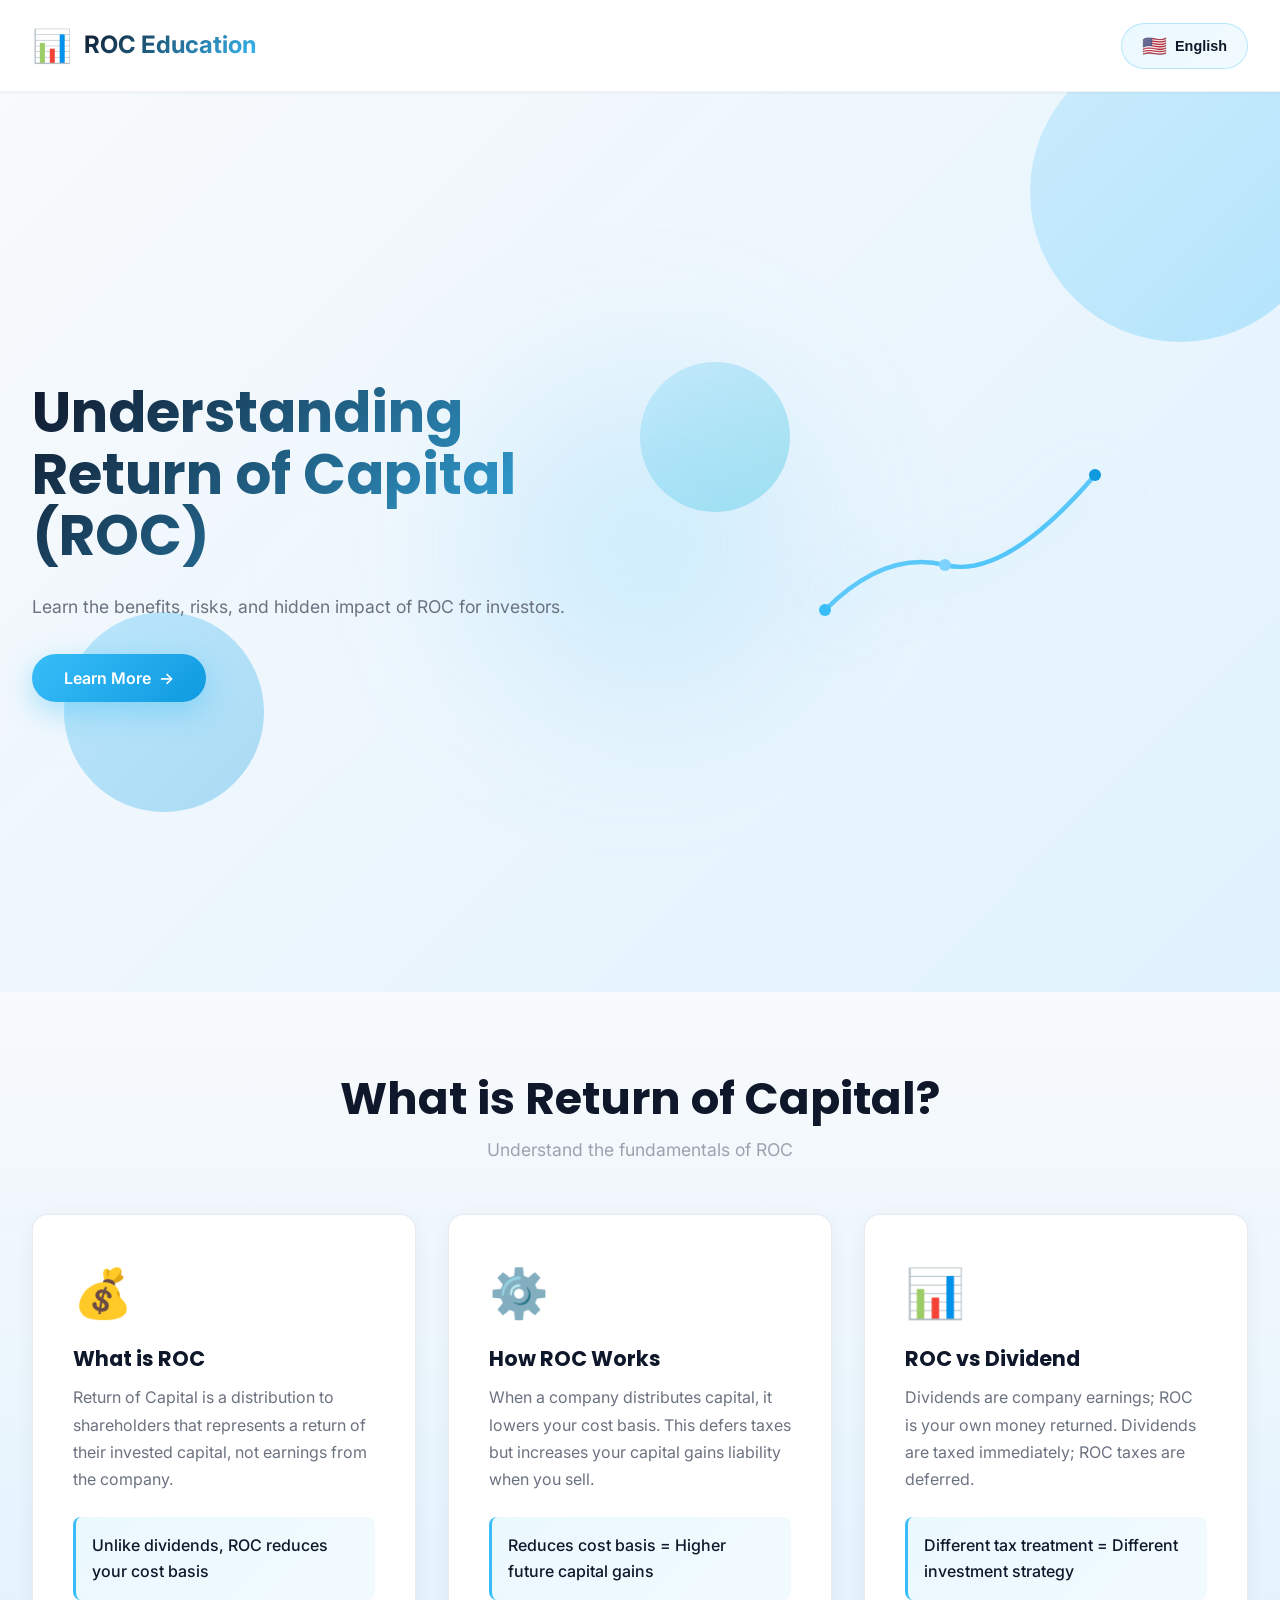
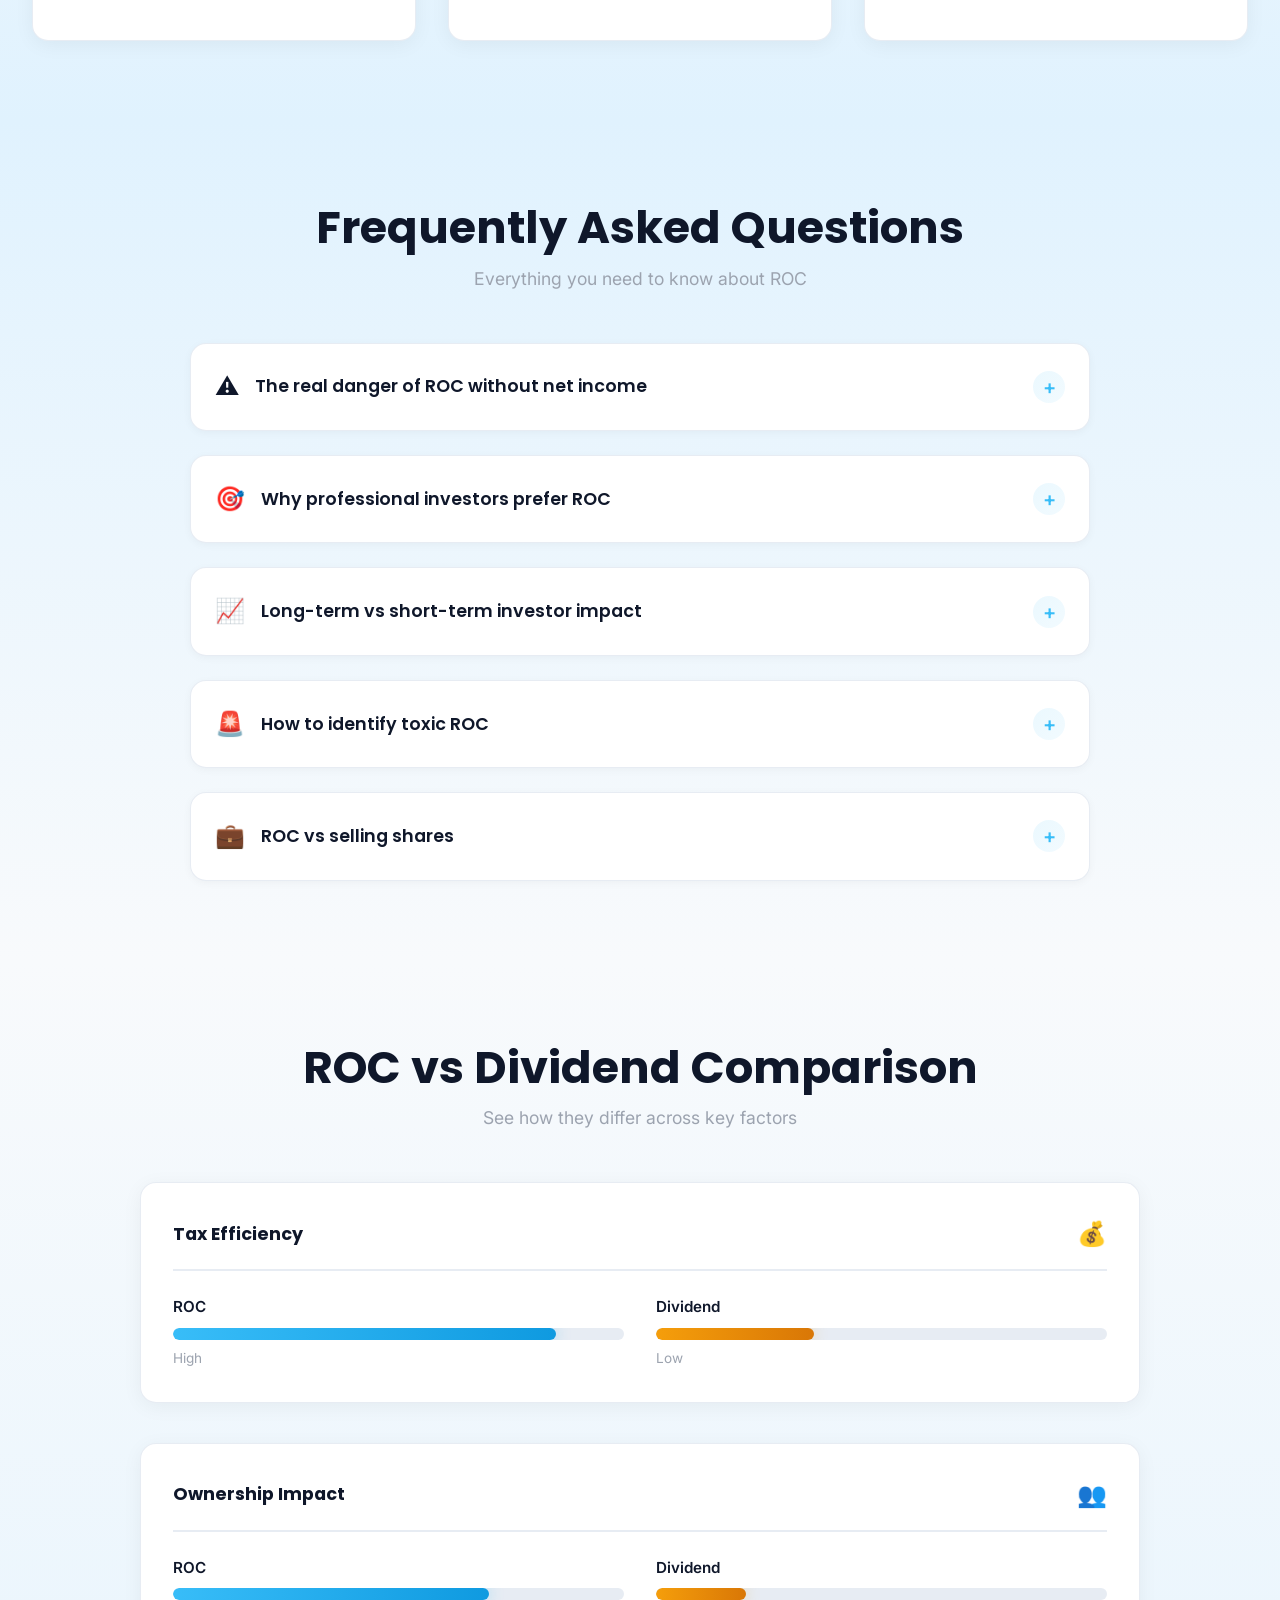
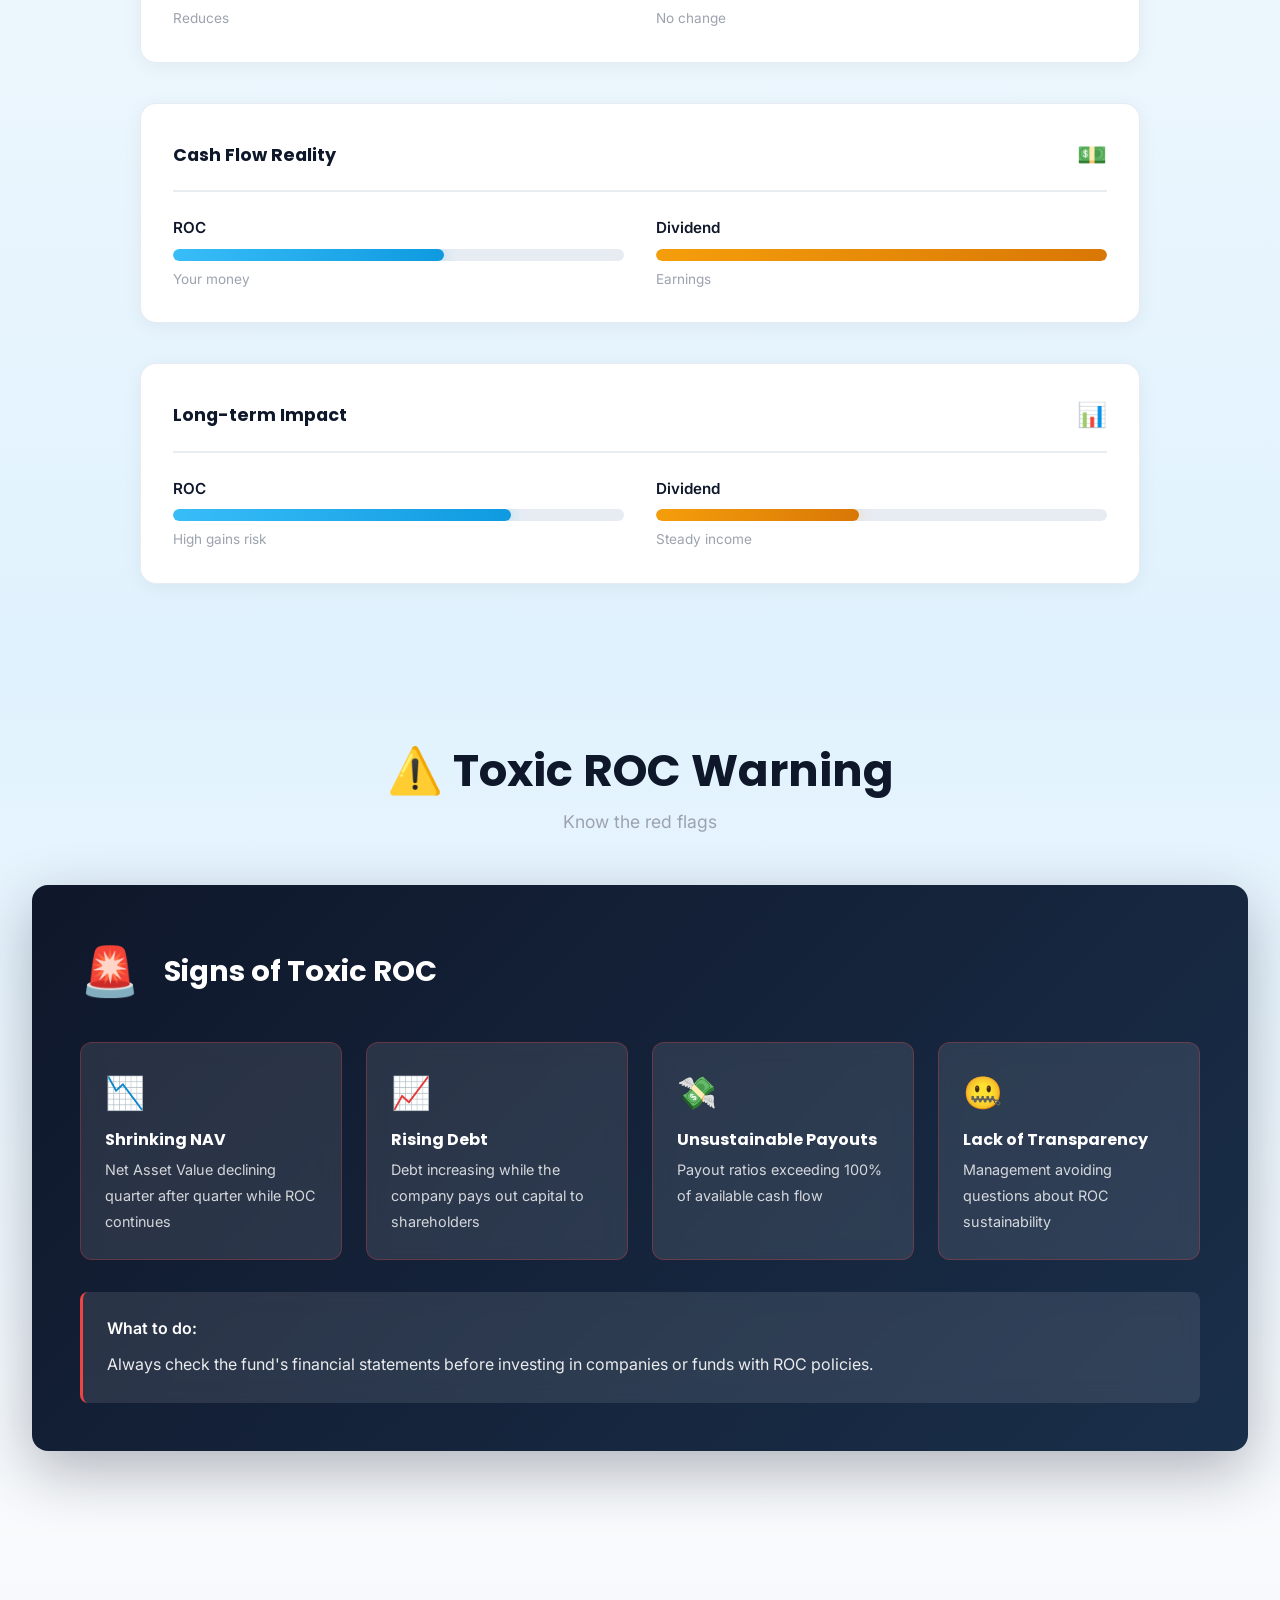
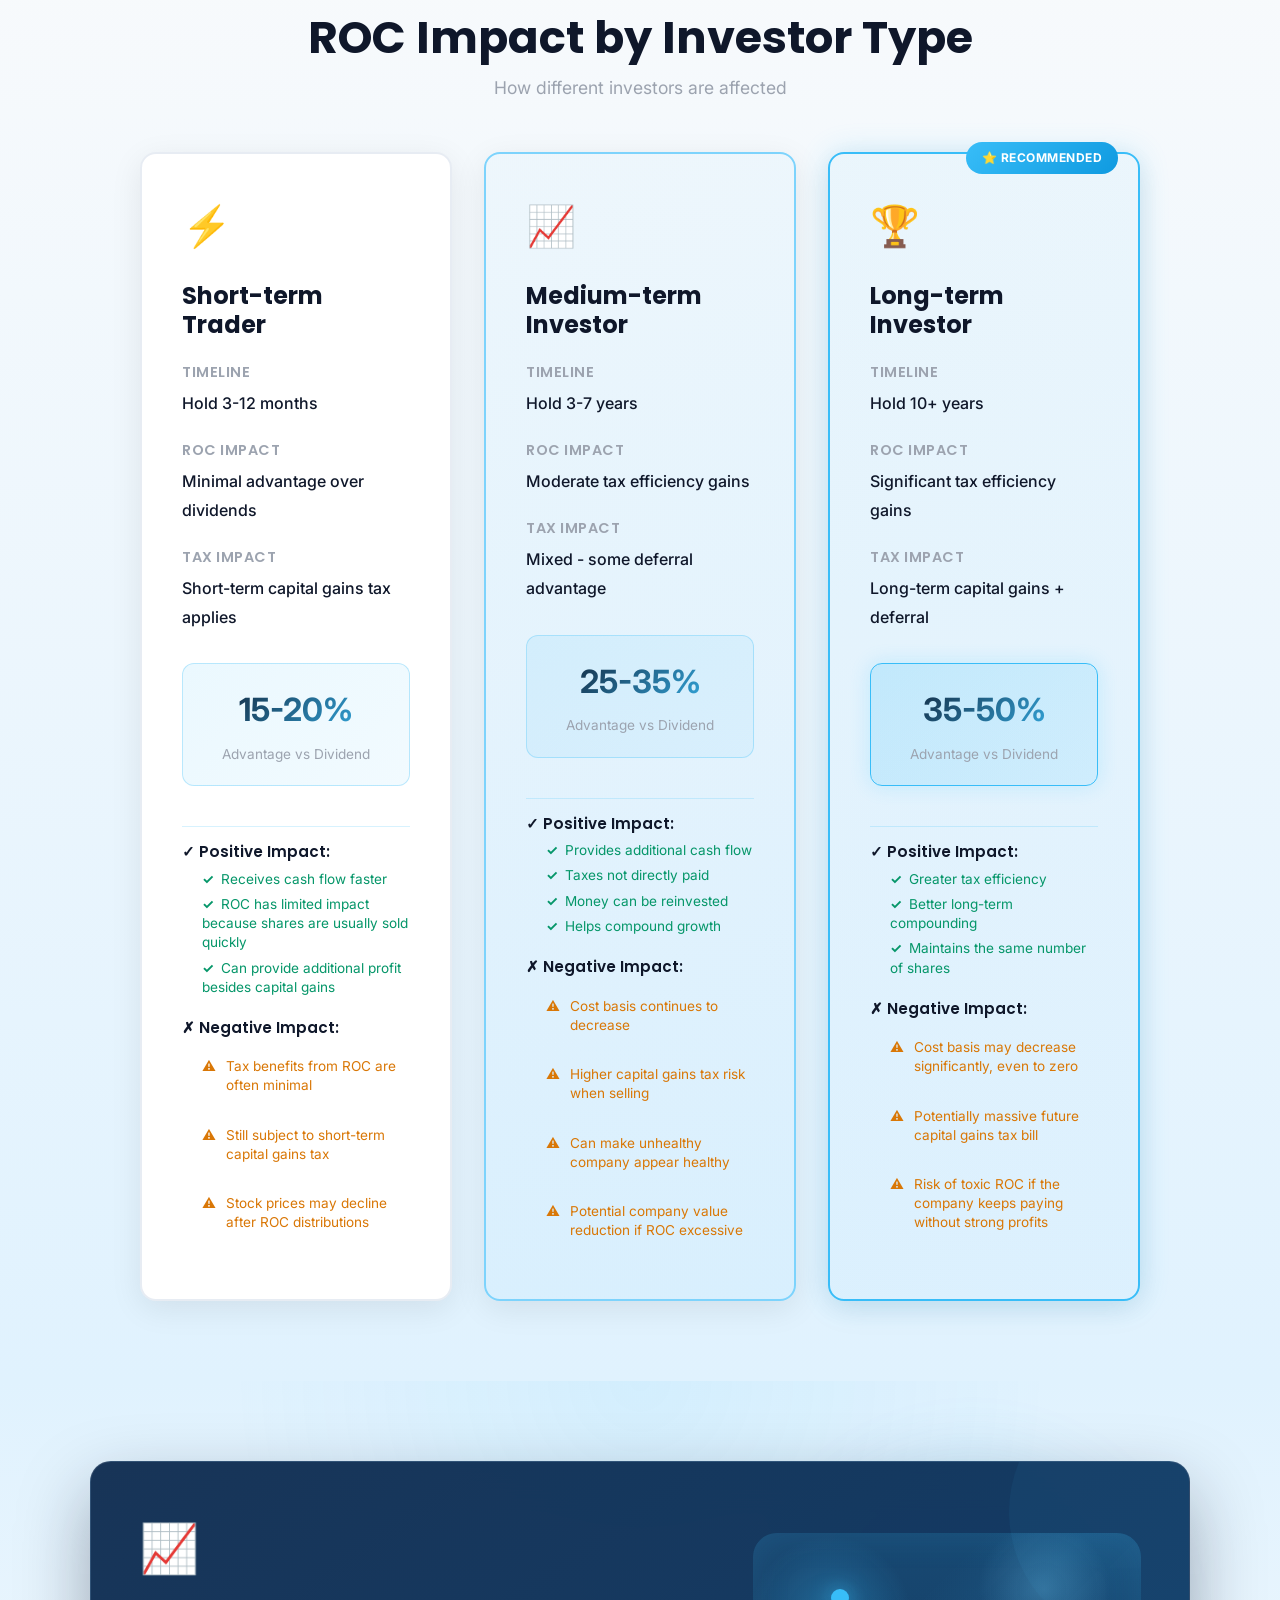
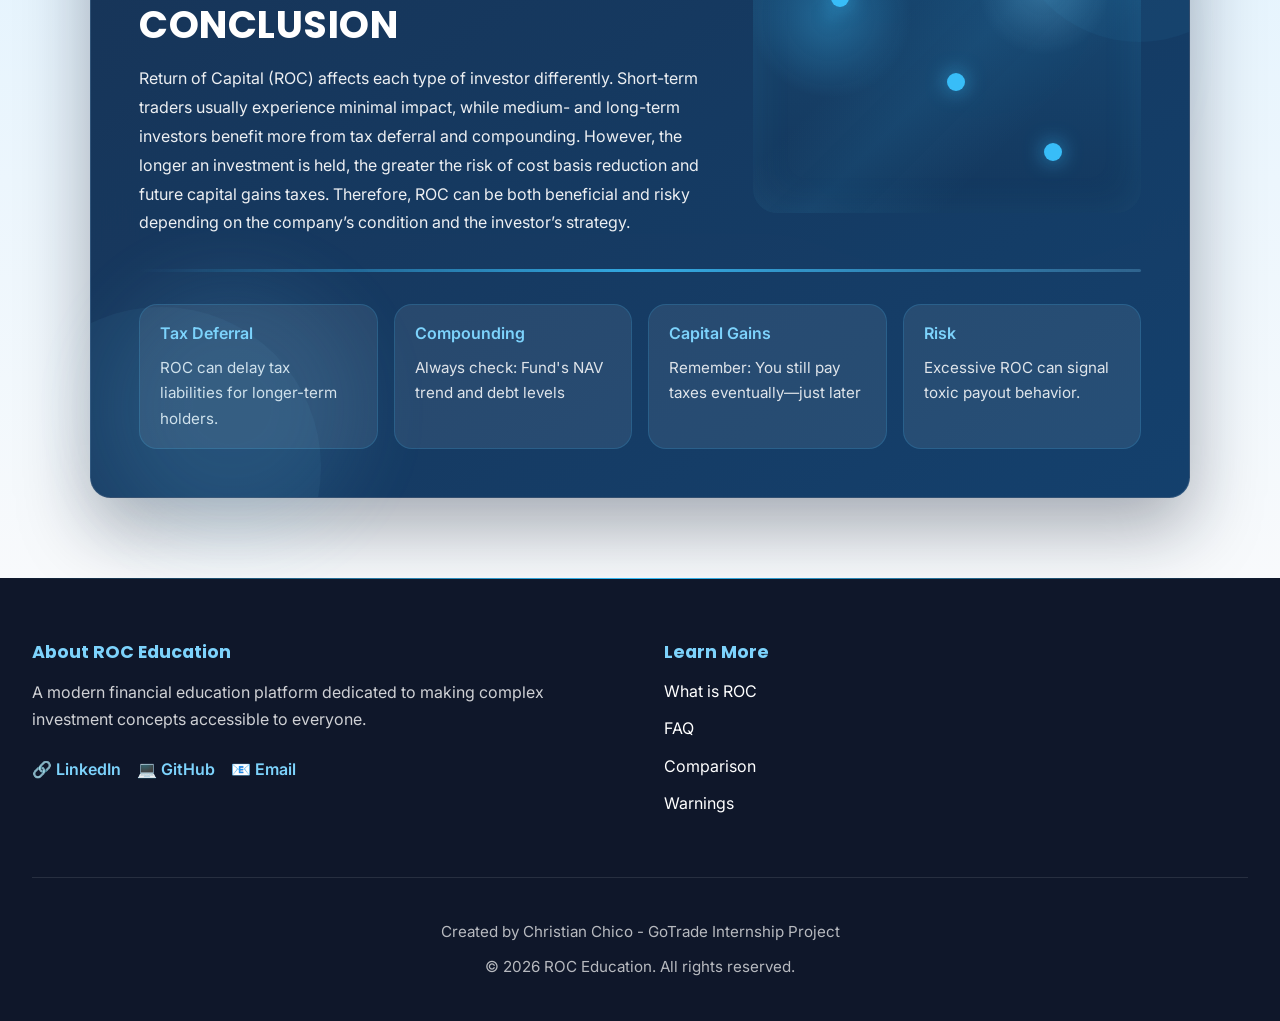
<file: web_roc/index.html>
<!DOCTYPE html>
<html lang="en">
<head>
    <meta charset="UTF-8">
    <meta name="viewport" content="width=device-width, initial-scale=1.0">
    <title>Understanding Return of Capital (ROC) - Financial Education</title>
    <link rel="stylesheet" href="styles.css">
    <link href="https://fonts.googleapis.com/css2?family=Poppins:wght@300;400;500;600;700&family=Inter:wght@300;400;500;600&family=Space+Grotesk:wght@400;600;700&display=swap" rel="stylesheet">
</head>
<body>
    <!-- Navigation Bar -->
    <nav class="navbar">
        <div class="nav-container">
            <div class="nav-logo">
                <span class="logo-icon">📊</span>
                <span class="logo-text">ROC Education</span>
            </div>
            <div class="nav-right">
                <button class="language-toggle" id="langToggle">
                    <span class="lang-flag">🇺🇸</span>
                    <span class="lang-text" id="langText">English</span>
                </button>
            </div>
        </div>
    </nav>

    <!-- Hero Section -->
    <section class="hero" id="hero">
        <div class="hero-background">
            <div class="floating-element float-1"></div>
            <div class="floating-element float-2"></div>
            <div class="floating-element float-3"></div>
            <div class="gradient-blur"></div>
        </div>
        
        <div class="hero-content">
            <div class="hero-text">
                <h1 class="hero-title" id="heroTitle">Understanding Return of Capital (ROC)</h1>
                <p class="hero-subtitle" id="heroSubtitle">Learn the benefits, risks, and hidden impact of ROC for investors.</p>
                
                <div class="hero-buttons">
                    <button class="btn btn-primary" id="learnBtn">
                        <span id="learnBtnText">Learn More</span>
                        <span class="btn-arrow">→</span>
                    </button>
                </div>
            </div>
            
            <div class="hero-visual">
                <div class="chart-container">
                    <svg class="animated-chart" viewBox="0 0 200 150">
                        <path class="chart-line" d="M 10 120 Q 50 80, 90 90 T 190 30" fill="none" stroke="url(#gradient)" stroke-width="3"/>
                        <circle class="chart-dot" cx="10" cy="120" r="4" fill="#38BDF8"/>
                        <circle class="chart-dot" cx="90" cy="90" r="4" fill="#7DD3FC"/>
                        <circle class="chart-dot" cx="190" cy="30" r="4" fill="#0F9AE0"/>
                        <defs>
                            <linearGradient id="gradient" x1="0%" y1="0%" x2="100%" y2="100%">
                                <stop offset="0%" style="stop-color:#7DD3FC;stop-opacity:1" />
                                <stop offset="100%" style="stop-color:#38BDF8;stop-opacity:1" />
                            </linearGradient>
                        </defs>
                    </svg>
                </div>
            </div>
        </div>
    </section>

    <!-- What is ROC Section -->
    <section class="section what-is-roc" id="whatIsROC">
        <div class="container">
            <h2 class="section-title" id="whatTitle">What is Return of Capital?</h2>
            <p class="section-subtitle" id="whatSubtitle">Understand the fundamentals of ROC</p>
            
            <div class="infographic-grid">
                <!-- Card 1: What is ROC -->
                <div class="infographic-card card-1">
                    <div class="card-icon">💰</div>
                    <h3 class="card-title" id="rocDefTitle">What is ROC</h3>
                    <p class="card-description" id="rocDefDesc">
                        Return of Capital is a distribution to shareholders that represents a return of their invested capital, not earnings from the company.
                    </p>
                    <div class="card-highlight" id="rocDefHighlight">
                        Unlike dividends, ROC reduces your cost basis
                    </div>
                </div>

                <!-- Card 2: How ROC Works -->
                <div class="infographic-card card-2">
                    <div class="card-icon">⚙️</div>
                    <h3 class="card-title" id="rocHowTitle">How ROC Works</h3>
                    <p class="card-description" id="rocHowDesc">
                        When a company distributes capital, it lowers your cost basis. This defers taxes but increases your capital gains liability when you sell.
                    </p>
                    <div class="card-highlight" id="rocHowHighlight">
                        Reduces cost basis = Higher future capital gains
                    </div>
                </div>

                <!-- Card 3: ROC vs Dividend -->
                <div class="infographic-card card-3">
                    <div class="card-icon">📊</div>
                    <h3 class="card-title" id="rocVsTitle">ROC vs Dividend</h3>
                    <p class="card-description" id="rocVsDesc">
                        Dividends are company earnings; ROC is your own money returned. Dividends are taxed immediately; ROC taxes are deferred.
                    </p>
                    <div class="card-highlight" id="rocVsHighlight">
                        Different tax treatment = Different investment strategy
                    </div>
                </div>
            </div>
        </div>
    </section>

    <!-- Interactive Q&A Section -->
    <section class="section qa-section" id="qaSection">
        <div class="container">
            <h2 class="section-title" id="qaTitle">Frequently Asked Questions</h2>
            <p class="section-subtitle" id="qaSubtitle">Everything you need to know about ROC</p>
            
            <div class="accordion-container">
                <!-- Question 1 -->
                <div class="accordion-item">
                    <div class="accordion-header">
                        <div class="accordion-icon">⚠️</div>
                        <div class="accordion-title-container">
                            <h3 class="accordion-title" id="q1Title">The real danger of ROC without net income</h3>
                        </div>
                        <div class="accordion-toggle">
                            <span class="toggle-icon">+</span>
                        </div>
                    </div>
                    <div class="accordion-content">
                        <p id="q1Content">
                            When a company returns capital without generating profits, it may be depleting its asset base. This can signal financial distress and is particularly concerning if debt is rising simultaneously.
                        </p>
                        <div class="warning-box">
                            <strong id="warningLabel">Red Flag:</strong> <span id="q1Warning">Sustained ROC with negative earnings often precedes dividend cuts</span>
                        </div>
                    </div>
                </div>

                <!-- Question 2 -->
                <div class="accordion-item">
                    <div class="accordion-header">
                        <div class="accordion-icon">🎯</div>
                        <div class="accordion-title-container">
                            <h3 class="accordion-title" id="q2Title">Why professional investors prefer ROC</h3>
                        </div>
                        <div class="accordion-toggle">
                            <span class="toggle-icon">+</span>
                        </div>
                    </div>
                    <div class="accordion-content">
                        <p id="q2Content">
                            Professional investors often prefer ROC over dividends because it allows tax deferral. They control when to trigger the capital gain by choosing when to sell the position, creating tax efficiency.
                        </p>
                        <ul class="content-list" id="q2List">
                            <li>Deferred tax liability</li>
                            <li>Control over tax timing</li>
                            <li>Higher total returns if held long-term</li>
                        </ul>
                    </div>
                </div>

                <!-- Question 3 -->
                <div class="accordion-item">
                    <div class="accordion-header">
                        <div class="accordion-icon">📈</div>
                        <div class="accordion-title-container">
                            <h3 class="accordion-title" id="q3Title">Long-term vs short-term investor impact</h3>
                        </div>
                        <div class="accordion-toggle">
                            <span class="toggle-icon">+</span>
                        </div>
                    </div>
                    <div class="accordion-content">
                        <p id="q3Content">
                            Long-term investors benefit from tax deferral on ROC, compounding gains over decades. Short-term traders face the same capital gains tax as dividends, making ROC less advantageous.
                        </p>
                        <div class="comparison-box">
                            <div class="comparison-item">
                                <strong id="longTermLabel">Long-term (10+ years)</strong>
                                <p id="longTermDesc">ROC creates significant tax advantage</p>
                            </div>
                            <div class="comparison-item">
                                <strong id="shortTermLabel">Short-term (< 1 year)</strong>
                                <p id="shortTermDesc">ROC offers minimal advantage over dividends</p>
                            </div>
                        </div>
                    </div>
                </div>

                <!-- Question 4 -->
                <div class="accordion-item">
                    <div class="accordion-header">
                        <div class="accordion-icon">🚨</div>
                        <div class="accordion-title-container">
                            <h3 class="accordion-title" id="q4Title">How to identify toxic ROC</h3>
                        </div>
                        <div class="accordion-toggle">
                            <span class="toggle-icon">+</span>
                        </div>
                    </div>
                    <div class="accordion-content">
                        <p id="q4Content">
                            Watch for declining NAV, rising debt, and unsustainable payout ratios. These are warning signs that the company cannot maintain its distribution through earnings alone.
                        </p>
                        <ul class="warning-list" id="q4Warnings">
                            <li>NAV declining quarter-over-quarter</li>
                            <li>Debt rising while assets shrink</li>
                            <li>Payout ratio exceeding 100% of earnings</li>
                            <li>Management not addressing sustainability</li>
                        </ul>
                    </div>
                </div>

                <!-- Question 5 -->
                <div class="accordion-item">
                    <div class="accordion-header">
                        <div class="accordion-icon">💼</div>
                        <div class="accordion-title-container">
                            <h3 class="accordion-title" id="q5Title">ROC vs selling shares</h3>
                        </div>
                        <div class="accordion-toggle">
                            <span class="toggle-icon">+</span>
                        </div>
                    </div>
                    <div class="accordion-content">
                        <p id="q5Content">
                            ROC is essentially a forced sale of your position without you choosing the tax timing. Selling shares gives you control over tax realization and allows you to rebalance strategically.
                        </p>
                        <div class="comparison-table">
                            <div class="table-row">
                                <div class="table-cell"><strong id="rocLabel">ROC</strong></div>
                                <div class="table-cell">Company controls timing</div>
                            </div>
                            <div class="table-row">
                                <div class="table-cell"><strong id="sellingLabel">Selling</strong></div>
                                <div class="table-cell">You control timing</div>
                            </div>
                        </div>
                    </div>
                </div>
            </div>
        </div>
    </section>

    <!-- Visual Comparison Section -->
    <section class="section comparison-section" id="comparisonSection">
        <div class="container">
            <h2 class="section-title" id="compTitle">ROC vs Dividend Comparison</h2>
            <p class="section-subtitle" id="compSubtitle">See how they differ across key factors</p>
            
            <div class="comparison-dashboard">
                <!-- Tax Efficiency -->
                <div class="comparison-item-large">
                    <div class="comparison-label">
                        <h4 id="taxLabel">Tax Efficiency</h4>
                        <span class="comparison-icon">💰</span>
                    </div>
                    <div class="comparison-bars">
                        <div class="bar-item">
                            <div class="bar-label" id="rocTaxLabel">ROC</div>
                            <div class="bar-container">
                                <div class="bar-fill roc-bar" style="width: 85%"></div>
                            </div>
                            <div class="bar-value">High</div>
                        </div>
                        <div class="bar-item">
                            <div class="bar-label" id="divTaxLabel">Dividend</div>
                            <div class="bar-container">
                                <div class="bar-fill dividend-bar" style="width: 35%"></div>
                            </div>
                            <div class="bar-value">Low</div>
                        </div>
                    </div>
                </div>

                <!-- Ownership Impact -->
                <div class="comparison-item-large">
                    <div class="comparison-label">
                        <h4 id="ownershipLabel">Ownership Impact</h4>
                        <span class="comparison-icon">👥</span>
                    </div>
                    <div class="comparison-bars">
                        <div class="bar-item">
                            <div class="bar-label" id="rocOwnLabel">ROC</div>
                            <div class="bar-container">
                                <div class="bar-fill roc-bar" style="width: 70%"></div>
                            </div>
                            <div class="bar-value" id="rocOwnValue">Reduces</div>
                        </div>
                        <div class="bar-item">
                            <div class="bar-label" id="divOwnLabel">Dividend</div>
                            <div class="bar-container">
                                <div class="bar-fill dividend-bar" style="width: 20%"></div>
                            </div>
                            <div class="bar-value" id="divOwnValue">No change</div>
                        </div>
                    </div>
                </div>

                <!-- Cash Flow -->
                <div class="comparison-item-large">
                    <div class="comparison-label">
                        <h4 id="cashflowLabel">Cash Flow Reality</h4>
                        <span class="comparison-icon">💵</span>
                    </div>
                    <div class="comparison-bars">
                        <div class="bar-item">
                            <div class="bar-label" id="rocCashLabel">ROC</div>
                            <div class="bar-container">
                                <div class="bar-fill roc-bar" style="width: 60%"></div>
                            </div>
                            <div class="bar-value" id="rocCashValue">Your money</div>
                        </div>
                        <div class="bar-item">
                            <div class="bar-label" id="divCashLabel">Dividend</div>
                            <div class="bar-container">
                                <div class="bar-fill dividend-bar" style="width: 100%"></div>
                            </div>
                            <div class="bar-value" id="divCashValue">Earnings</div>
                        </div>
                    </div>
                </div>

                <!-- Long-term Impact -->
                <div class="comparison-item-large">
                    <div class="comparison-label">
                        <h4 id="longtermLabel">Long-term Impact</h4>
                        <span class="comparison-icon">📊</span>
                    </div>
                    <div class="comparison-bars">
                        <div class="bar-item">
                            <div class="bar-label" id="rocLongLabel">ROC</div>
                            <div class="bar-container">
                                <div class="bar-fill roc-bar" style="width: 75%"></div>
                            </div>
                            <div class="bar-value" id="rocLongValue">High gains risk</div>
                        </div>
                        <div class="bar-item">
                            <div class="bar-label" id="divLongLabel">Dividend</div>
                            <div class="bar-container">
                                <div class="bar-fill dividend-bar" style="width: 45%"></div>
                            </div>
                            <div class="bar-value" id="divLongValue">Steady income</div>
                        </div>
                    </div>
                </div>
            </div>
        </div>
    </section>

    <!-- Toxic ROC Warning Section -->
    <section class="section warning-section" id="warningSection">
        <div class="container">
            <h2 class="section-title" id="toxicTitle">⚠️ Toxic ROC Warning</h2>
            <p class="section-subtitle" id="toxicSubtitle">Know the red flags</p>
            
            <div class="warning-card-main">
                <div class="warning-header">
                    <div class="warning-icon-large">🚨</div>
                    <h3 id="warningMainTitle">Signs of Toxic ROC</h3>
                </div>
                
                <div class="warning-signs">
                    <div class="warning-sign">
                        <div class="sign-icon">📉</div>
                        <h4 id="sign1Title">Shrinking NAV</h4>
                        <p id="sign1Desc">Net Asset Value declining quarter after quarter while ROC continues</p>
                    </div>
                    
                    <div class="warning-sign">
                        <div class="sign-icon">📈</div>
                        <h4 id="sign2Title">Rising Debt</h4>
                        <p id="sign2Desc">Debt increasing while the company pays out capital to shareholders</p>
                    </div>
                    
                    <div class="warning-sign">
                        <div class="sign-icon">💸</div>
                        <h4 id="sign3Title">Unsustainable Payouts</h4>
                        <p id="sign3Desc">Payout ratios exceeding 100% of available cash flow</p>
                    </div>
                    
                    <div class="warning-sign">
                        <div class="sign-icon">🤐</div>
                        <h4 id="sign4Title">Lack of Transparency</h4>
                        <p id="sign4Desc">Management avoiding questions about ROC sustainability</p>
                    </div>
                </div>

                <div class="warning-action">
                    <strong id="actionTitle">What to do:</strong>
                    <p id="actionDesc">Always check the fund's financial statements before investing in companies or funds with ROC policies.</p>
                </div>
            </div>
        </div>
    </section>

    <!-- Investor Types Section -->
    <section class="section investor-section" id="investorSection">
        <div class="container">
            <h2 class="section-title" id="investorTitle">ROC Impact by Investor Type</h2>
            <p class="section-subtitle" id="investorSubtitle">How different investors are affected</p>
            
            <div class="investor-grid">
                <!-- Short-term Trader -->
                <div class="investor-card trader-card">
                    <div class="investor-icon">⚡</div>
                    <h3 id="traderTitle">Short-term Trader</h3>
                    
                    <div class="investor-detail">
                        <h4 id="traderTimelineLabel">Timeline</h4>
                        <p id="traderTimeline">Hold 3-12 months</p>
                    </div>
                    
                    <div class="investor-detail">
                        <h4 id="traderImpactLabel">ROC Impact</h4>
                        <p id="traderImpact">Minimal advantage over dividends</p>
                    </div>
                    
                    <div class="investor-detail">
                        <h4 id="traderTaxLabel">Tax Impact</h4>
                        <p id="traderTax">Short-term capital gains tax applies</p>
                    </div>
                    
                    <div class="investor-stat">
                        <div class="stat-value" id="traderAdvantage">15-20%</div>
                        <div class="stat-label" id="traderAdvLabel">Advantage vs Dividend</div>
                    </div>

                    <div class="investor-breakdown">
                        <div class="breakdown-section">
                            <h5 id="traderPosTitle">✓ Positive Impact:</h5>
                            <ul id="traderPosList" class="benefit-list"></ul>
                        </div>
                        <div class="breakdown-section">
                            <h5 id="traderNegTitle">✗ Negative Impact:</h5>
                            <ul id="traderNegList" class="warning-list"></ul>
                        </div>
                    </div>
                </div>

                <!-- Medium-term Investor -->
                <div class="investor-card investor-card-medium">
                    <div class="investor-icon">📈</div>
                    <h3 id="mediumTitle">Medium-term Investor</h3>
                    
                    <div class="investor-detail">
                        <h4 id="mediumTimelineLabel">Timeline</h4>
                        <p id="mediumTimeline">Hold 3-7 years</p>
                    </div>
                    
                    <div class="investor-detail">
                        <h4 id="mediumImpactLabel">ROC Impact</h4>
                        <p id="mediumImpact">Moderate tax efficiency gains</p>
                    </div>
                    
                    <div class="investor-detail">
                        <h4 id="mediumTaxLabel">Tax Impact</h4>
                        <p id="mediumTax">Mixed - some deferral advantage</p>
                    </div>
                    
                    <div class="investor-stat">
                        <div class="stat-value" id="mediumAdvantage">25-35%</div>
                        <div class="stat-label" id="mediumAdvLabel">Advantage vs Dividend</div>
                    </div>

                    <div class="investor-breakdown">
                        <div class="breakdown-section">
                            <h5 id="mediumPosTitle">✓ Positive Impact:</h5>
                            <ul id="mediumPosList" class="benefit-list">
                                <li id="mediumPos1">Provides additional cash flow</li>
                                <li id="mediumPos2">Taxes not directly paid</li>
                                <li id="mediumPos3">Money can be reinvested</li>
                                <li id="mediumPos4">Helps compound growth</li>
                            </ul>
                        </div>
                        <div class="breakdown-section">
                            <h5 id="mediumNegTitle">✗ Negative Impact:</h5>
                            <ul id="mediumNegList" class="warning-list">
                                <li id="mediumNeg1">Cost basis continues to decrease</li>
                                <li id="mediumNeg2">Higher capital gains tax risk when selling</li>
                                <li id="mediumNeg3">Can make unhealthy company appear healthy</li>
                                <li id="mediumNeg4">Potential company value reduction if ROC excessive</li>
                            </ul>
                        </div>
                    </div>
                </div>

                <!-- Long-term Investor -->
                <div class="investor-card investor-card-featured">
                    <div class="investor-icon">🏆</div>
                    <h3 id="investorLongTitle">Long-term Investor</h3>
                    
                    <div class="investor-detail">
                        <h4 id="investorTimelineLabel">Timeline</h4>
                        <p id="investorTimeline">Hold 10+ years</p>
                    </div>
                    
                    <div class="investor-detail">
                        <h4 id="investorImpactLabel">ROC Impact</h4>
                        <p id="investorImpact">Significant tax efficiency gains</p>
                    </div>
                    
                    <div class="investor-detail">
                        <h4 id="investorTaxLabel">Tax Impact</h4>
                        <p id="investorTax">Long-term capital gains + deferral</p>
                    </div>
                    
                    <div class="investor-stat featured">
                        <div class="stat-value" id="investorAdvantage">35-50%</div>
                        <div class="stat-label" id="investorAdvLabel">Advantage vs Dividend</div>
                    </div>

                    <div class="investor-breakdown">
                        <div class="breakdown-section">
                            <h5 id="investorLongPosTitle">✓ Positive Impact:</h5>
                            <ul id="investorLongPosList" class="benefit-list"></ul>
                        </div>
                        <div class="breakdown-section">
                            <h5 id="investorLongNegTitle">✗ Negative Impact:</h5>
                            <ul id="investorLongNegList" class="warning-list"></ul>
                        </div>
                    </div>
                </div>
            </div>
        </div>
    </section>

    <!-- Conclusion Section -->
    <section class="section conclusion-section" id="conclusionSection">
        <div class="container">
            <div class="conclusion-card conclusion-card-glow">
                <div class="conclusion-top">
                    <div>
                        <div class="conclusion-icon">📈</div>
                        <h2 id="conclusionTitle">Conclusion</h2>
                        <p class="conclusion-main" id="conclusionMain">
                            Return of Capital (ROC) affects each type of investor differently. Short-term traders usually experience minimal impact, while medium- and long-term investors benefit more from tax deferral and compounding. However, the longer an investment is held, the greater the risk of cost basis reduction and future capital gains taxes. Therefore, ROC can be both beneficial and risky depending on the company’s condition and the investor’s strategy.
                        </p>
                    </div>
                    <div class="conclusion-chart">
                        <div class="chart-wave"></div>
                        <div class="chart-point point-1"></div>
                        <div class="chart-point point-2"></div>
                        <div class="chart-point point-3"></div>
                    </div>
                </div>

                <div class="animated-divider"></div>

                <div class="conclusion-highlights">
                    <div class="highlight-item">
                        <strong>Tax Deferral</strong>
                        <span id="highlight1Text">ROC can delay tax liabilities for longer-term holders.</span>
                    </div>
                    <div class="highlight-item">
                        <strong>Compounding</strong>
                        <span id="highlight2Text">Reinvested ROC helps amplify growth over time.</span>
                    </div>
                    <div class="highlight-item">
                        <strong>Capital Gains</strong>
                        <span id="highlight3Text">Lower cost basis may create a larger capital gains bill later.</span>
                    </div>
                    <div class="highlight-item">
                        <strong>Risk</strong>
                        <span id="highlight4Text">Excessive ROC can signal toxic payout behavior.</span>
                    </div>
                </div>
            </div>
        </div>
    </section>

    <!-- Footer -->
    <footer class="footer" id="footer">
        <div class="container">
            <div class="footer-content">
                <div class="footer-section">
                    <h4 id="footerAbout">About ROC Education</h4>
                    <p id="footerDesc">A modern financial education platform dedicated to making complex investment concepts accessible to everyone.</p>
                    <div class="social-links">
                        <a href="https://linkedin.com" target="_blank" title="LinkedIn">🔗 LinkedIn</a>
                        <a href="https://github.com" target="_blank" title="GitHub">💻 GitHub</a>
                        <a href="mailto:contact@roc.edu" title="Email">📧 Email</a>
                    </div>
                </div>
                
                <div class="footer-section">
                    <h4 id="footerMore">Learn More</h4>
                    <ul id="footerLinks">
                        <li><a href="#whatIsROC">What is ROC</a></li>
                        <li><a href="#qaSection">FAQ</a></li>
                        <li><a href="#comparisonSection">Comparison</a></li>
                        <li><a href="#warningSection">Warnings</a></li>
                    </ul>
                </div>
            </div>
            
            <div class="footer-bottom">
                <p id="footerCredit">Created by <strong>Christian Chico</strong> - GoTrade Internship Project</p>
                <p id="footerYear">© 2026 ROC Education. All rights reserved.</p>
            </div>
        </div>
    </footer>

    <script src="script.js"></script>
</body>
</html>
</file>
<file: web_roc/styles.css>
/* =====================================================
   ROC EDUCATION WEBSITE - MODERN FINTECH DESIGN
   ===================================================== */

/* Custom Properties */
:root {
    --navy: #0F172A;
    --light-blue: #7DD3FC;
    --cyan: #38BDF8;
    --white: #FFFFFF;
    --gray: #E5E7EB;
    --dark-gray: #1F2937;
    --border-radius: 16px;
    --shadow: 0 8px 32px rgba(7, 21, 53, 0.1);
    --shadow-hover: 0 16px 48px rgba(7, 21, 53, 0.15);
    --transition: all 0.3s cubic-bezier(0.4, 0, 0.2, 1);
}

/* Global Styles */
* {
    margin: 0;
    padding: 0;
    box-sizing: border-box;
}

html {
    scroll-behavior: smooth;
}

body {
    font-family: 'Inter', -apple-system, BlinkMacSystemFont, 'Segoe UI', sans-serif;
    color: var(--navy);
    background: var(--white);
    line-height: 1.6;
}

/* Typography */
h1, h2, h3, h4, h5, h6 {
    font-family: 'Poppins', 'Space Grotesk', sans-serif;
    font-weight: 700;
    line-height: 1.2;
}

p {
    color: #6B7280;
    line-height: 1.8;
}

strong {
    color: var(--navy);
    font-weight: 600;
}

/* ===== NAVIGATION BAR ===== */
.navbar {
    position: sticky;
    top: 0;
    z-index: 1000;
    background: rgba(255, 255, 255, 0.95);
    backdrop-filter: blur(10px);
    border-bottom: 1px solid rgba(226, 232, 240, 0.5);
    box-shadow: 0 1px 3px rgba(0, 0, 0, 0.05);
}

.nav-container {
    max-width: 1400px;
    margin: 0 auto;
    padding: 1.25rem 2rem;
    display: flex;
    justify-content: space-between;
    align-items: center;
}

.nav-logo {
    display: flex;
    align-items: center;
    gap: 0.75rem;
    font-size: 1.5rem;
    font-weight: 700;
    color: var(--navy);
}

.logo-icon {
    font-size: 2rem;
    animation: float 3s ease-in-out infinite;
}

.logo-text {
    background: linear-gradient(135deg, var(--navy) 0%, var(--cyan) 100%);
    -webkit-background-clip: text;
    -webkit-text-fill-color: transparent;
    background-clip: text;
}

.nav-right {
    display: flex;
    align-items: center;
    gap: 1.5rem;
}

.language-toggle {
    display: flex;
    align-items: center;
    gap: 0.5rem;
    padding: 0.625rem 1.25rem;
    background: linear-gradient(135deg, rgba(56, 189, 248, 0.1) 0%, rgba(125, 211, 252, 0.1) 100%);
    border: 1px solid rgba(56, 189, 248, 0.3);
    border-radius: 25px;
    cursor: pointer;
    font-weight: 600;
    color: var(--navy);
    transition: var(--transition);
    font-size: 0.9rem;
}

.language-toggle:hover {
    background: linear-gradient(135deg, rgba(56, 189, 248, 0.2) 0%, rgba(125, 211, 252, 0.2) 100%);
    border-color: rgba(56, 189, 248, 0.5);
    transform: translateY(-2px);
}

.lang-flag {
    font-size: 1.25rem;
}

/* ===== HERO SECTION ===== */
.hero {
    position: relative;
    min-height: 100vh;
    display: flex;
    align-items: center;
    justify-content: center;
    background: linear-gradient(135deg, #F8FAFC 0%, #E0F2FE 100%);
    overflow: hidden;
    padding: 4rem 2rem;
}

.hero-background {
    position: absolute;
    top: 0;
    left: 0;
    width: 100%;
    height: 100%;
    z-index: 0;
    overflow: hidden;
}

.floating-element {
    position: absolute;
    border-radius: 50%;
    opacity: 0.3;
}

.float-1 {
    width: 300px;
    height: 300px;
    background: linear-gradient(135deg, var(--light-blue), var(--cyan));
    top: -50px;
    right: -50px;
    animation: float 8s ease-in-out infinite;
}

.float-2 {
    width: 200px;
    height: 200px;
    background: linear-gradient(135deg, var(--cyan), #0F9AE0);
    bottom: 20%;
    left: 5%;
    animation: float 10s ease-in-out infinite 1s;
}

.float-3 {
    width: 150px;
    height: 150px;
    background: linear-gradient(135deg, var(--light-blue), #06B6D4);
    top: 30%;
    left: 50%;
    animation: float 12s ease-in-out infinite 2s;
}

.gradient-blur {
    position: absolute;
    top: 50%;
    left: 50%;
    width: 500px;
    height: 500px;
    background: radial-gradient(circle, rgba(56, 189, 248, 0.2) 0%, transparent 70%);
    filter: blur(60px);
    transform: translate(-50%, -50%);
}

@keyframes float {
    0%, 100% {
        transform: translateY(0px);
    }
    50% {
        transform: translateY(20px);
    }
}

.hero-content {
    max-width: 1400px;
    margin: 0 auto;
    display: grid;
    grid-template-columns: 1fr 1fr;
    gap: 4rem;
    align-items: center;
    z-index: 10;
    position: relative;
}

.hero-text {
    animation: slideInLeft 0.8s ease-out;
}

@keyframes slideInLeft {
    from {
        opacity: 0;
        transform: translateX(-40px);
    }
    to {
        opacity: 1;
        transform: translateX(0);
    }
}

.hero-title {
    font-size: clamp(2rem, 5vw, 3.5rem);
    line-height: 1.1;
    margin-bottom: 1.5rem;
    background: linear-gradient(135deg, var(--navy) 0%, var(--cyan) 100%);
    -webkit-background-clip: text;
    -webkit-text-fill-color: transparent;
    background-clip: text;
}

.hero-subtitle {
    font-size: 1.1rem;
    color: #6B7280;
    margin-bottom: 2rem;
    line-height: 1.8;
}

.hero-buttons {
    display: flex;
    gap: 1rem;
    flex-wrap: wrap;
}

.btn {
    padding: 0.875rem 2rem;
    border: none;
    border-radius: 25px;
    font-weight: 600;
    cursor: pointer;
    transition: var(--transition);
    font-size: 1rem;
    display: inline-flex;
    align-items: center;
    gap: 0.5rem;
    font-family: 'Inter', sans-serif;
}

.btn-primary {
    background: linear-gradient(135deg, var(--cyan) 0%, #0F9AE0 100%);
    color: var(--white);
    box-shadow: 0 10px 30px rgba(56, 189, 248, 0.4);
}

.btn-primary:hover {
    transform: translateY(-2px);
    box-shadow: 0 15px 40px rgba(56, 189, 248, 0.6);
}

.btn-arrow {
    display: inline-block;
}

.btn-primary:hover .btn-arrow {
    animation: slideArrow 0.6s ease-in-out;
}

@keyframes slideArrow {
    0%, 100% {
        transform: translateX(0);
    }
    50% {
        transform: translateX(4px);
    }
}

.hero-visual {
    animation: slideInRight 0.8s ease-out;
}

@keyframes slideInRight {
    from {
        opacity: 0;
        transform: translateX(40px);
    }
    to {
        opacity: 1;
        transform: translateX(0);
    }
}

.chart-container {
    display: flex;
    justify-content: center;
    align-items: center;
}

.animated-chart {
    width: 100%;
    max-width: 300px;
    filter: drop-shadow(0 10px 30px rgba(56, 189, 248, 0.3));
}

.chart-line {
    stroke-dasharray: 1000;
    stroke-dashoffset: 1000;
    animation: drawLine 2s ease-out forwards;
}

@keyframes drawLine {
    to {
        stroke-dashoffset: 0;
    }
}

.chart-dot {
    animation: dotBounce 0.6s ease-out forwards;
}

.chart-dot:nth-child(2) {
    animation-delay: 1s;
}

.chart-dot:nth-child(3) {
    animation-delay: 1.4s;
}

@keyframes dotBounce {
    0% {
        opacity: 0;
        r: 0;
    }
    50% {
        opacity: 1;
    }
    100% {
        opacity: 1;
        r: 4;
    }
}

/* ===== SECTIONS ===== */
.section {
    padding: 5rem 2rem;
    position: relative;
    overflow: hidden;
}

.container {
    max-width: 1400px;
    margin: 0 auto;
}

.section-title {
    font-size: clamp(1.8rem, 4vw, 2.8rem);
    text-align: center;
    margin-bottom: 0.5rem;
    color: var(--navy);
}

.section-subtitle {
    text-align: center;
    color: #9CA3AF;
    font-size: 1.1rem;
    margin-bottom: 3rem;
}

/* ===== WHAT IS ROC SECTION ===== */
.what-is-roc {
    background: linear-gradient(180deg, #F8FAFC 0%, #E0F2FE 100%);
}

.infographic-grid {
    display: grid;
    grid-template-columns: repeat(auto-fit, minmax(320px, 1fr));
    gap: 2rem;
    margin-top: 3rem;
}

.infographic-card {
    background: var(--white);
    border-radius: var(--border-radius);
    padding: 2.5rem;
    border: 1px solid rgba(226, 232, 240, 0.8);
    box-shadow: 0 4px 20px rgba(0, 0, 0, 0.05);
    transition: var(--transition);
    position: relative;
    overflow: hidden;
}

.infographic-card::before {
    content: '';
    position: absolute;
    top: 0;
    left: 0;
    right: 0;
    height: 4px;
    background: linear-gradient(90deg, var(--cyan) 0%, var(--light-blue) 100%);
    transform: scaleX(0);
    transform-origin: left;
    transition: transform 0.6s ease-out;
}

.infographic-card:hover {
    transform: translateY(-8px);
    box-shadow: 0 12px 40px rgba(56, 189, 248, 0.15);
    border-color: rgba(56, 189, 248, 0.3);
}

.infographic-card:hover::before {
    transform: scaleX(1);
}

.card-icon {
    font-size: 3rem;
    margin-bottom: 1rem;
    display: inline-block;
}

.card-title {
    font-size: 1.3rem;
    margin-bottom: 0.75rem;
    color: var(--navy);
}

.card-description {
    margin-bottom: 1.5rem;
    color: #6B7280;
    line-height: 1.7;
}

.card-highlight {
    background: linear-gradient(135deg, rgba(56, 189, 248, 0.1) 0%, rgba(125, 211, 252, 0.1) 100%);
    border-left: 3px solid var(--cyan);
    padding: 1rem;
    border-radius: 8px;
    color: var(--navy);
    font-weight: 500;
}

/* ===== Q&A SECTION ===== */
.qa-section {
    background: linear-gradient(180deg, #E0F2FE 0%, #F8FAFC 100%);
}

.accordion-container {
    max-width: 900px;
    margin: 0 auto;
    display: flex;
    flex-direction: column;
    gap: 1.5rem;
}

.accordion-item {
    background: var(--white);
    border-radius: var(--border-radius);
    border: 1px solid rgba(226, 232, 240, 0.8);
    overflow: hidden;
    transition: var(--transition);
    box-shadow: 0 2px 8px rgba(0, 0, 0, 0.04);
}

.accordion-item:hover {
    box-shadow: 0 8px 24px rgba(56, 189, 248, 0.1);
    border-color: rgba(56, 189, 248, 0.3);
}

.accordion-header {
    padding: 1.5rem;
    display: flex;
    align-items: center;
    gap: 1rem;
    cursor: pointer;
    user-select: none;
}

.accordion-icon {
    font-size: 1.5rem;
    flex-shrink: 0;
}

.accordion-title-container {
    flex: 1;
}

.accordion-title {
    margin: 0;
    font-size: 1.1rem;
    color: var(--navy);
    font-weight: 600;
}

.accordion-toggle {
    display: flex;
    align-items: center;
    justify-content: center;
    width: 32px;
    height: 32px;
    background: linear-gradient(135deg, rgba(56, 189, 248, 0.1) 0%, rgba(125, 211, 252, 0.1) 100%);
    border-radius: 50%;
    flex-shrink: 0;
    transition: var(--transition);
}

.toggle-icon {
    font-size: 1.25rem;
    font-weight: 600;
    color: var(--cyan);
    transition: var(--transition);
}

.accordion-item.active .toggle-icon {
    transform: rotate(45deg);
}

.accordion-content {
    max-height: 0;
    overflow: hidden;
    transition: max-height 0.3s ease-out;
    padding: 0 1.5rem;
}

.accordion-item.active .accordion-content {
    max-height: 500px;
    padding: 0 1.5rem 1.5rem 1.5rem;
}

.accordion-content p {
    margin-bottom: 1rem;
}

.content-list {
    list-style: none;
    padding: 0;
    margin: 1rem 0;
}

.content-list li {
    padding: 0.5rem 0;
    padding-left: 1.5rem;
    position: relative;
    color: #6B7280;
}

.content-list li::before {
    content: '✓';
    position: absolute;
    left: 0;
    color: var(--cyan);
    font-weight: 700;
}

.warning-box {
    background: linear-gradient(135deg, rgba(239, 68, 68, 0.1) 0%, rgba(248, 113, 113, 0.1) 100%);
    border-left: 3px solid #EF4444;
    padding: 1rem;
    border-radius: 8px;
    margin-top: 1rem;
    color: #7F1D1D;
}

.comparison-box {
    display: grid;
    grid-template-columns: 1fr 1fr;
    gap: 1rem;
    margin-top: 1rem;
}

.comparison-item {
    background: linear-gradient(135deg, rgba(56, 189, 248, 0.1) 0%, rgba(125, 211, 252, 0.1) 100%);
    padding: 1rem;
    border-radius: 8px;
    border-left: 3px solid var(--cyan);
}

.comparison-item strong {
    display: block;
    margin-bottom: 0.5rem;
    color: var(--navy);
}

.comparison-item p {
    font-size: 0.9rem;
    color: #6B7280;
}

.warning-list {
    list-style: none;
    padding: 0;
    margin: 1rem 0;
}

.warning-list li {
    padding: 0.75rem 0;
    padding-left: 1.5rem;
    position: relative;
    color: #6B7280;
}

.warning-list li::before {
    content: '⚠️';
    position: absolute;
    left: 0;
}

.comparison-table {
    margin-top: 1rem;
}

.table-row {
    display: grid;
    grid-template-columns: 100px 1fr;
    gap: 1rem;
    padding: 0.75rem 0;
    border-bottom: 1px solid rgba(226, 232, 240, 0.8);
}

.table-row:last-child {
    border-bottom: none;
}

.table-cell {
    color: #6B7280;
}

/* ===== COMPARISON SECTION ===== */
.comparison-section {
    background: linear-gradient(180deg, #F8FAFC 0%, #E0F2FE 100%);
}

.comparison-dashboard {
    max-width: 1000px;
    margin: 0 auto;
    display: flex;
    flex-direction: column;
    gap: 2.5rem;
}

.comparison-item-large {
    background: var(--white);
    border-radius: var(--border-radius);
    padding: 2rem;
    border: 1px solid rgba(226, 232, 240, 0.8);
    box-shadow: 0 4px 20px rgba(0, 0, 0, 0.05);
    transition: var(--transition);
}

.comparison-item-large:hover {
    transform: translateY(-4px);
    box-shadow: 0 12px 40px rgba(56, 189, 248, 0.15);
}

.comparison-label {
    display: flex;
    justify-content: space-between;
    align-items: center;
    margin-bottom: 1.5rem;
    padding-bottom: 1rem;
    border-bottom: 2px solid rgba(226, 232, 240, 0.8);
}

.comparison-label h4 {
    margin: 0;
    color: var(--navy);
    font-size: 1.1rem;
}

.comparison-icon {
    font-size: 1.5rem;
}

.comparison-bars {
    display: grid;
    grid-template-columns: 1fr 1fr;
    gap: 2rem;
}

.bar-item {
    display: flex;
    flex-direction: column;
}

.bar-label {
    font-weight: 600;
    color: var(--navy);
    margin-bottom: 0.5rem;
    font-size: 0.95rem;
}

.bar-container {
    height: 12px;
    background: rgba(226, 232, 240, 0.8);
    border-radius: 6px;
    overflow: hidden;
    margin-bottom: 0.5rem;
}

.bar-fill {
    height: 100%;
    border-radius: 6px;
    transition: width 0.8s ease-out;
}

.roc-bar {
    background: linear-gradient(90deg, var(--cyan) 0%, #0F9AE0 100%);
    box-shadow: 0 0 15px rgba(56, 189, 248, 0.4);
}

.dividend-bar {
    background: linear-gradient(90deg, #F59E0B 0%, #D97706 100%);
    box-shadow: 0 0 15px rgba(245, 158, 11, 0.3);
}

.bar-value {
    font-size: 0.85rem;
    color: #9CA3AF;
}

/* ===== WARNING SECTION ===== */
.warning-section {
    background: linear-gradient(180deg, #E0F2FE 0%, #F8FAFC 100%);
}

.warning-card-main {
    background: linear-gradient(135deg, var(--navy) 0%, #1a2f4a 100%);
    border-radius: var(--border-radius);
    padding: 3rem;
    color: var(--white);
    position: relative;
    overflow: hidden;
    box-shadow: 0 20px 60px rgba(15, 23, 42, 0.3);
}

.warning-card-main::before {
    content: '';
    position: absolute;
    top: -50%;
    right: -50%;
    width: 500px;
    height: 500px;
    background: radial-gradient(circle, rgba(239, 68, 68, 0.2) 0%, transparent 70%);
    filter: blur(60px);
    z-index: 0;
}

.warning-header {
    display: flex;
    align-items: center;
    gap: 1.5rem;
    margin-bottom: 2rem;
    position: relative;
    z-index: 1;
}

.warning-icon-large {
    font-size: 3rem;
    animation: pulse 2s ease-in-out infinite;
}

@keyframes pulse {
    0%, 100% {
        transform: scale(1);
    }
    50% {
        transform: scale(1.1);
    }
}

.warning-header h3 {
    margin: 0;
    font-size: 1.8rem;
    color: var(--white);
}

.warning-signs {
    display: grid;
    grid-template-columns: repeat(auto-fit, minmax(200px, 1fr));
    gap: 1.5rem;
    margin: 2rem 0;
    position: relative;
    z-index: 1;
}

.warning-sign {
    background: rgba(255, 255, 255, 0.1);
    border: 1px solid rgba(239, 68, 68, 0.3);
    border-radius: 12px;
    padding: 1.5rem;
    backdrop-filter: blur(10px);
    transition: var(--transition);
}

.warning-sign:hover {
    background: rgba(255, 255, 255, 0.15);
    border-color: rgba(239, 68, 68, 0.6);
    transform: translateY(-4px);
}

.sign-icon {
    font-size: 2rem;
    margin-bottom: 0.75rem;
}

.warning-sign h4 {
    margin: 0 0 0.5rem 0;
    font-size: 1rem;
    color: var(--white);
}

.warning-sign p {
    color: rgba(255, 255, 255, 0.8);
    font-size: 0.9rem;
    margin: 0;
}

.warning-action {
    background: rgba(255, 255, 255, 0.1);
    border-left: 3px solid #EF4444;
    padding: 1.5rem;
    border-radius: 8px;
    position: relative;
    z-index: 1;
    backdrop-filter: blur(10px);
}

.warning-action strong {
    color: var(--white);
}

.warning-action p {
    color: rgba(255, 255, 255, 0.9);
    margin: 0.5rem 0 0 0;
}

/* ===== INVESTOR SECTION ===== */
.investor-section {
    background: linear-gradient(180deg, #F8FAFC 0%, #E0F2FE 100%);
}

.investor-grid {
    display: grid;
    grid-template-columns: repeat(auto-fit, minmax(300px, 1fr));
    gap: 2rem;
    max-width: 1000px;
    margin: 0 auto;
}

.investor-card {
    background: var(--white);
    border-radius: var(--border-radius);
    padding: 2.5rem;
    border: 2px solid rgba(226, 232, 240, 0.8);
    box-shadow: 0 8px 32px rgba(0, 0, 0, 0.08);
    transition: var(--transition);
    display: flex;
    flex-direction: column;
    gap: 1.5rem;
}

.investor-card:hover {
    transform: translateY(-8px);
    box-shadow: 0 16px 48px rgba(56, 189, 248, 0.15);
    border-color: rgba(56, 189, 248, 0.3);
}

.investor-card-featured {
    border-color: var(--cyan);
    background: linear-gradient(135deg, rgba(56, 189, 248, 0.05) 0%, rgba(125, 211, 252, 0.05) 100%);
    position: relative;
    box-shadow: 0 0 30px rgba(56, 189, 248, 0.2), 0 8px 32px rgba(0, 0, 0, 0.08);
}

.investor-card-featured::before {
    content: '⭐ RECOMMENDED';
    position: absolute;
    top: -12px;
    right: 20px;
    background: linear-gradient(135deg, var(--cyan) 0%, #0F9AE0 100%);
    color: var(--white);
    padding: 0.4rem 1rem;
    border-radius: 20px;
    font-size: 0.75rem;
    font-weight: 700;
    letter-spacing: 0.5px;
}

.investor-icon {
    font-size: 2.5rem;
}

.investor-card h3 {
    margin: 0;
    font-size: 1.5rem;
    color: var(--navy);
}

.investor-detail {
    display: flex;
    flex-direction: column;
    gap: 0.5rem;
}

.investor-detail h4 {
    margin: 0;
    font-size: 0.9rem;
    color: #9CA3AF;
    font-weight: 600;
    text-transform: uppercase;
    letter-spacing: 0.5px;
}

.investor-detail p {
    margin: 0;
    color: var(--navy);
    font-weight: 500;
}

.investor-stat {
    background: linear-gradient(135deg, rgba(56, 189, 248, 0.1) 0%, rgba(125, 211, 252, 0.1) 100%);
    border: 1px solid rgba(56, 189, 248, 0.3);
    border-radius: 12px;
    padding: 1.25rem;
    text-align: center;
    margin-top: 0.5rem;
}

.investor-stat.featured {
    background: linear-gradient(135deg, rgba(56, 189, 248, 0.2) 0%, rgba(125, 211, 252, 0.2) 100%);
    border-color: var(--cyan);
    box-shadow: 0 0 20px rgba(56, 189, 248, 0.2);
}

.investor-card-medium {
    border-color: #7DD3FC;
    background: linear-gradient(135deg, rgba(125, 211, 252, 0.05) 0%, rgba(56, 189, 248, 0.05) 100%);
    position: relative;
}

.investor-card-medium:hover {
    border-color: #38BDF8;
    box-shadow: 0 16px 48px rgba(125, 211, 252, 0.15);
}

.investor-breakdown {
    display: flex;
    flex-direction: column;
    gap: 1rem;
    margin-top: 1rem;
    padding-top: 1rem;
    border-top: 1px solid rgba(56, 189, 248, 0.2);
}

.breakdown-section h5 {
    margin: 0 0 0.5rem 0;
    font-size: 0.95rem;
    color: var(--navy);
    font-weight: 600;
}

.benefit-list, .warning-list {
    margin: 0;
    padding: 0 0 0 1.25rem;
    list-style: none;
}

.benefit-list li {
    color: #059669;
    font-size: 0.85rem;
    margin-bottom: 0.4rem;
    line-height: 1.4;
}

.benefit-list li::before {
    content: '✓ ';
    font-weight: 700;
    margin-right: 0.25rem;
}

.warning-list li {
    color: #D97706;
    font-size: 0.85rem;
    margin-bottom: 0.4rem;
    line-height: 1.4;
}

.warning-list li::before {
    content: '⚠ ';
    margin-right: 0.25rem;
}

.investor-conclusion {
    margin-top: 1rem;
    padding-top: 1rem;
    border-top: 1px solid rgba(56, 189, 248, 0.2);
}

.investor-conclusion p {
    margin: 0;
    color: #555;
    font-size: 0.9rem;
    line-height: 1.5;
    font-style: italic;
}

.stat-value {
    font-size: 2rem;
    font-weight: 700;
    background: linear-gradient(135deg, var(--navy) 0%, var(--cyan) 100%);
    -webkit-background-clip: text;
    -webkit-text-fill-color: transparent;
    background-clip: text;
}

.stat-label {
    font-size: 0.85rem;
    color: #9CA3AF;
    margin-top: 0.5rem;
}

/* ===== CONCLUSION SECTION ===== */
.conclusion-section {
    background: radial-gradient(circle at top, rgba(56, 189, 248, 0.08), transparent 40%),
                linear-gradient(180deg, #E0F2FE 0%, #F8FAFC 100%);
    position: relative;
    overflow: hidden;
}

.conclusion-section::before,
.conclusion-section::after {
    content: '';
    position: absolute;
    border-radius: 50%;
    opacity: 0.45;
    filter: blur(40px);
}

.conclusion-section::before {
    width: 360px;
    height: 360px;
    top: 10%;
    right: 10%;
    background: rgba(56, 189, 248, 0.25);
}

.conclusion-section::after {
    width: 260px;
    height: 260px;
    bottom: 5%;
    left: 8%;
    background: rgba(125, 211, 252, 0.25);
}

.conclusion-card {
    background: rgba(15, 23, 42, 0.95);
    border: 1px solid rgba(255, 255, 255, 0.12);
    border-radius: calc(var(--border-radius) * 1.3);
    padding: 3rem;
    color: var(--white);
    position: relative;
    overflow: hidden;
    max-width: 1100px;
    margin: 0 auto;
    box-shadow: 0 30px 70px rgba(15, 23, 42, 0.35);
    backdrop-filter: blur(20px);
}

.conclusion-card-glow {
    background: linear-gradient(145deg, rgba(12, 41, 78, 0.95), rgba(7, 54, 101, 0.95));
}

.conclusion-card::before,
.conclusion-card::after {
    content: '';
    position: absolute;
    border-radius: 50%;
    opacity: 0.25;
}

.conclusion-card::before {
    width: 260px;
    height: 260px;
    top: -80px;
    right: -80px;
    background: rgba(56, 189, 248, 0.2);
}

.conclusion-card::after {
    width: 320px;
    height: 320px;
    bottom: -130px;
    left: -90px;
    background: rgba(125, 211, 252, 0.2);
}

.conclusion-top {
    display: grid;
    grid-template-columns: 1.5fr 1fr;
    gap: 2rem;
    align-items: center;
    position: relative;
    z-index: 1;
}

.conclusion-icon {
    font-size: 3rem;
    margin-bottom: 1rem;
    animation: float 4s ease-in-out infinite;
}

.conclusion-card h2 {
    margin: 0 0 1rem 0;
    font-size: 2.4rem;
    letter-spacing: 0.5px;
}

.conclusion-main {
    margin: 0;
    line-height: 1.8;
    color: rgba(255, 255, 255, 0.92);
    font-size: 1rem;
}

.conclusion-chart {
    position: relative;
    min-height: 280px;
    background: linear-gradient(180deg, rgba(56, 189, 248, 0.12) 0%, rgba(15, 23, 42, 0.15) 100%);
    border-radius: 24px;
    box-shadow: inset 0 0 40px rgba(56, 189, 248, 0.1);
    overflow: hidden;
}

.chart-wave {
    position: absolute;
    inset: 0;
    background: radial-gradient(circle at 20% 30%, rgba(56, 189, 248, 0.3), transparent 22%),
                radial-gradient(circle at 75% 20%, rgba(125, 211, 252, 0.25), transparent 18%),
                linear-gradient(135deg, transparent 35%, rgba(56, 189, 248, 0.08) 50%, transparent 70%);
}

.chart-point {
    position: absolute;
    width: 18px;
    height: 18px;
    border-radius: 50%;
    background: #38BDF8;
    box-shadow: 0 0 20px rgba(56, 189, 248, 0.7);
    animation: float 4s ease-in-out infinite;
}

.point-1 { top: 20%; left: 20%; }
.point-2 { top: 50%; left: 50%; animation-delay: 0.8s; }
.point-3 { top: 75%; left: 75%; animation-delay: 1.6s; }

.animated-divider {
    height: 3px;
    width: 100%;
    margin: 2rem 0;
    border-radius: 999px;
    background: linear-gradient(90deg, rgba(56, 189, 248, 0), rgba(56, 189, 248, 0.85), rgba(125, 211, 252, 0.25));
    animation: pulseGlow 2.5s ease-in-out infinite;
}

@keyframes pulseGlow {
    0%, 100% { opacity: 0.7; transform: scaleX(0.98); }
    50% { opacity: 1; transform: scaleX(1); }
}

.conclusion-highlights {
    display: grid;
    grid-template-columns: repeat(auto-fit, minmax(220px, 1fr));
    gap: 1rem;
}

.highlight-item {
    background: rgba(255, 255, 255, 0.08);
    border: 1px solid rgba(56, 189, 248, 0.18);
    border-radius: 18px;
    padding: 1rem 1.25rem;
    color: rgba(255, 255, 255, 0.95);
    transition: transform 0.3s ease, box-shadow 0.3s ease;
}

.highlight-item:hover {
    transform: translateY(-4px);
    box-shadow: 0 20px 50px rgba(56, 189, 248, 0.18);
}

.highlight-item strong {
    display: block;
    margin-bottom: 0.5rem;
    color: var(--light-blue);
    font-size: 1rem;
}

.highlight-item span {
    font-size: 0.95rem;
    line-height: 1.6;
    color: rgba(255, 255, 255, 0.85);
}

@media (max-width: 900px) {
    .conclusion-top {
        grid-template-columns: 1fr;
    }

    .conclusion-chart {
        min-height: 220px;
    }
}

/* ===== FOOTER ===== */
.footer {
    background: var(--navy);
    color: var(--white);
    padding: 4rem 2rem 2rem;
    position: relative;
    overflow: hidden;
}

.footer::before {
    content: '';
    position: absolute;
    top: 0;
    left: 0;
    right: 0;
    height: 1px;
    background: linear-gradient(90deg, transparent 0%, var(--cyan) 50%, transparent 100%);
}

.footer-content {
    display: grid;
    grid-template-columns: repeat(auto-fit, minmax(300px, 1fr));
    gap: 3rem;
    margin-bottom: 3rem;
    max-width: 1400px;
    margin-left: auto;
    margin-right: auto;
}

.footer-section h4 {
    margin: 0 0 1rem 0;
    font-size: 1.1rem;
    color: var(--light-blue);
}

.footer-section p {
    color: rgba(255, 255, 255, 0.8);
    line-height: 1.7;
    margin-bottom: 1.5rem;
}

.social-links {
    display: flex;
    gap: 1rem;
    flex-wrap: wrap;
}

.social-links a {
    color: var(--light-blue);
    text-decoration: none;
    font-weight: 600;
    transition: var(--transition);
    display: inline-flex;
    align-items: center;
    gap: 0.5rem;
}

.social-links a:hover {
    color: var(--white);
    transform: translateY(-2px);
}

.footer-section ul {
    list-style: none;
    padding: 0;
}

.footer-section ul li {
    margin-bottom: 0.75rem;
}

.footer-section ul li a {
    color: rgba(255, 255, 255, 0.8);
    text-decoration: none;
    transition: var(--transition);
}

.footer-section ul li a:hover {
    color: var(--light-blue);
    padding-left: 0.5rem;
}

.footer-bottom {
    text-align: center;
    padding-top: 2rem;
    border-top: 1px solid rgba(255, 255, 255, 0.1);
    max-width: 1400px;
    margin-left: auto;
    margin-right: auto;
}

.footer-bottom p {
    color: rgba(255, 255, 255, 0.7);
    margin: 0.5rem 0;
    font-size: 0.95rem;
}

.footer-bottom strong {
    color: var(--light-blue);
}

/* ===== SCROLL ANIMATIONS ===== */
@keyframes fadeInUp {
    from {
        opacity: 0;
        transform: translateY(30px);
    }
    to {
        opacity: 1;
        transform: translateY(0);
    }
}

.fade-in-up {
    animation: fadeInUp 0.6s ease-out forwards;
}

/* ===== RESPONSIVE DESIGN ===== */
@media (max-width: 768px) {
    .nav-container {
        padding: 1rem;
    }

    .hero-content {
        grid-template-columns: 1fr;
        gap: 2rem;
    }

    .hero-visual {
        display: none;
    }

    .hero-title {
        font-size: 2rem;
    }

    .section {
        padding: 3rem 1rem;
    }

    .section-title {
        font-size: 1.8rem;
    }

    .comparison-bars {
        grid-template-columns: 1fr;
    }

    .investor-grid {
        grid-template-columns: 1fr;
    }

    .investor-card-featured::before {
        right: 10px;
        top: -10px;
    }

    .infographic-grid {
        grid-template-columns: 1fr;
    }

    .accordion-container {
        gap: 1rem;
    }

    .accordion-header {
        padding: 1rem;
    }

    .accordion-content {
        padding: 0 1rem !important;
    }

    .accordion-item.active .accordion-content {
        padding: 0 1rem 1rem 1rem !important;
    }

    .warning-card-main {
        padding: 2rem;
    }

    .warning-signs {
        grid-template-columns: repeat(2, 1fr);
        gap: 1rem;
    }

    .conclusion-card {
        padding: 2rem 1.5rem;
    }

    .conclusion-card h2 {
        font-size: 1.5rem;
    }

    .conclusion-main {
        font-size: 1.1rem;
    }

    .hero-buttons {
        flex-direction: column;
    }

    .btn {
        width: 100%;
        justify-content: center;
    }

    .footer-content {
        gap: 2rem;
    }

    .float-1 {
        width: 150px;
        height: 150px;
    }

    .float-2 {
        width: 100px;
        height: 100px;
    }

    .float-3 {
        width: 80px;
        height: 80px;
    }
}

@media (max-width: 480px) {
    .nav-logo {
        font-size: 1.2rem;
    }

    .logo-text {
        display: none;
    }

    .hero-title {
        font-size: 1.5rem;
    }

    .hero-subtitle {
        font-size: 1rem;
    }

    .section-title {
        font-size: 1.5rem;
    }

    .infographic-card {
        padding: 1.5rem;
    }

    .warning-signs {
        grid-template-columns: 1fr;
    }

    .comparison-item {
        grid-template-columns: 1fr;
    }

    .highlight-item {
        flex-direction: column;
        text-align: center;
    }

    .highlight-item span {
        text-align: center;
    }

    .warning-sign h4 {
        font-size: 0.95rem;
    }

    .warning-sign p {
        font-size: 0.85rem;
    }

    .accordion-item.active .accordion-content {
        max-height: 700px;
    }
}
</file>
